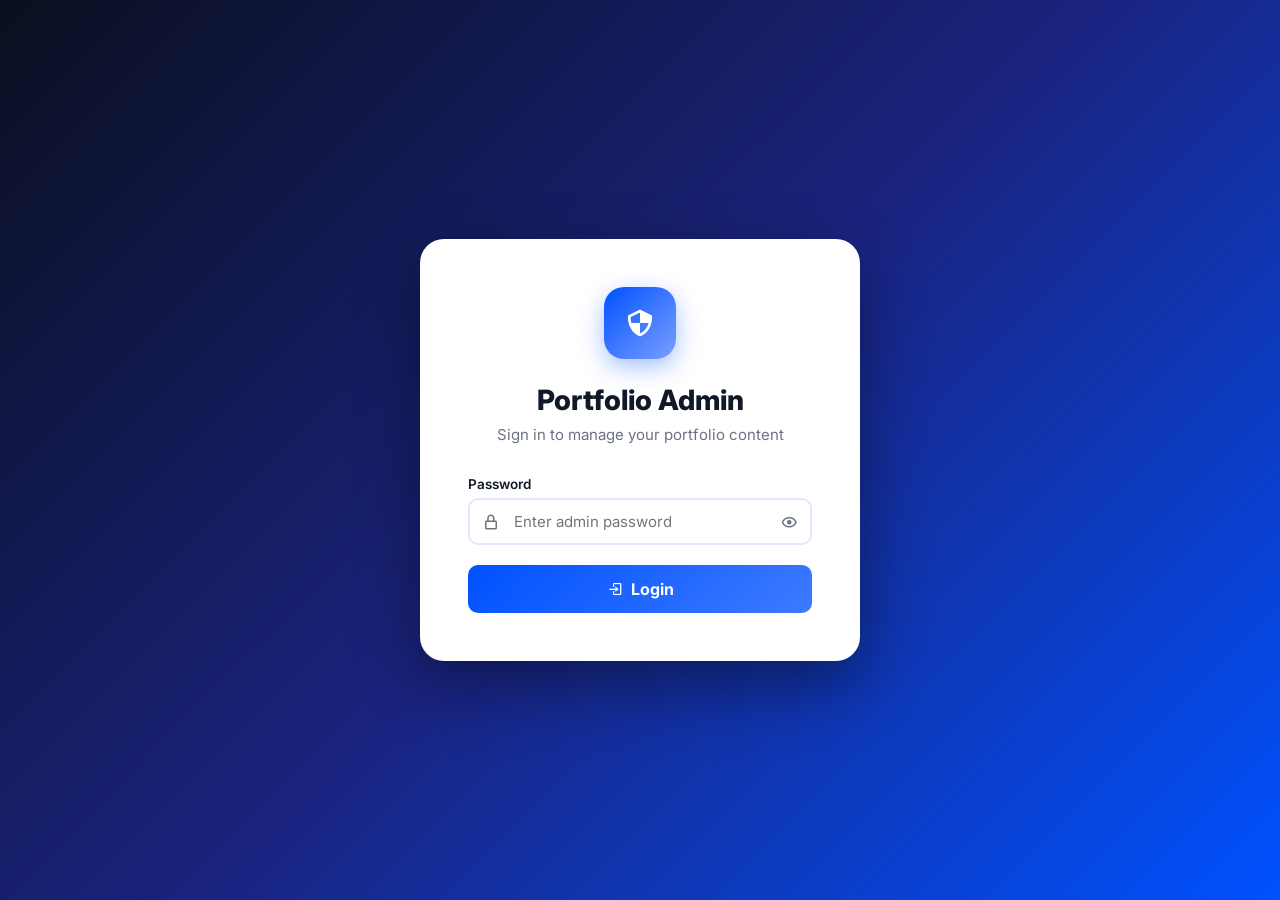
<file: admin/index.html>
<!DOCTYPE html>
<html lang="en">
<head>
    <meta charset="UTF-8">
    <meta name="viewport" content="width=device-width, initial-scale=1.0">
    <title>Admin Panel - Raj Portfolio</title>
    <meta name="robots" content="noindex, nofollow">
    <link href='https://unpkg.com/boxicons@2.1.4/css/boxicons.min.css' rel='stylesheet'>
    <link rel="preconnect" href="https://fonts.googleapis.com">
    <link href="https://fonts.googleapis.com/css2?family=Inter:wght@400;500;600;700;800&display=swap" rel="stylesheet">
    <link rel="stylesheet" href="admin.css">
</head>
<body>

<!-- ============ LOGIN SCREEN ============ -->
<div id="login-screen" class="login-screen">
    <div class="login-card">
        <div class="login-logo">
            <i class='bx bx-shield-quarter'></i>
        </div>
        <h1>Portfolio Admin</h1>
        <p>Sign in to manage your portfolio content</p>
        <form id="login-form">
            <div class="form-group">
                <label>Password</label>
                <div class="input-wrap">
                    <i class='bx bx-lock-alt'></i>
                    <input type="password" id="admin-password" placeholder="Enter admin password" autocomplete="current-password">
                    <i class='bx bx-show toggle-pw' id="toggle-pw"></i>
                </div>
            </div>
            <div id="login-error" class="error-msg hidden">❌ Wrong password. Try again.</div>
            <button type="submit" class="login-btn">
                <i class='bx bx-log-in'></i> Login
            </button>
        </form>

    </div>
</div>

<!-- ============ ADMIN DASHBOARD ============ -->
<div id="admin-panel" class="admin-panel hidden">

    <!-- Sidebar -->
    <aside class="sidebar" id="sidebar">
        <div class="sidebar-header">
            <div class="sidebar-logo">
                <i class='bx bx-shield-quarter'></i>
                <span>Portfolio Admin</span>
            </div>
            <button class="sidebar-close" id="sidebar-close"><i class='bx bx-x'></i></button>
        </div>
        <nav class="sidebar-nav">
            <a href="#" class="nav-item active" data-tab="hero">
                <i class='bx bx-home-alt'></i> <span>Hero Section</span>
            </a>
            <a href="#" class="nav-item" data-tab="about">
                <i class='bx bx-user'></i> <span>About Me</span>
            </a>
            <a href="#" class="nav-item" data-tab="skills">
                <i class='bx bx-code-alt'></i> <span>Skills</span>
            </a>
            <a href="#" class="nav-item" data-tab="projects">
                <i class='bx bx-folder-open'></i> <span>Projects</span>
            </a>
            <a href="#" class="nav-item" data-tab="experience">
                <i class='bx bx-briefcase'></i> <span>Experience</span>
            </a>
            <a href="#" class="nav-item" data-tab="education">
                <i class='bx bx-graduation'></i> <span>Education</span>
            </a>
            <a href="#" class="nav-item" data-tab="contact">
                <i class='bx bx-envelope'></i> <span>Contact & Email</span>
            </a>
          
        </nav>
        <div class="sidebar-footer">
            <a href="../index.html" target="_blank" class="view-site-btn">
                <i class='bx bx-link-external'></i> View Portfolio
            </a>
            <button class="logout-btn" id="logout-btn">
                <i class='bx bx-log-out'></i> Logout
            </button>
        </div>
    </aside>

    <!-- Main Content -->
    <main class="main-content">
        <div class="topbar">
            <button class="menu-toggle" id="menu-toggle"><i class='bx bx-menu'></i></button>
            <div class="topbar-title" id="topbar-title">Hero Section</div>
            <div class="topbar-actions">
              
                <button class="export-btn" id="export-btn" onclick="exportDataJson()" title="Download updated data.json file as backup">
                    <i class='bx bx-download'></i> Backup JSON
                </button>
                <button class="save-btn" id="save-btn" onclick="saveAllData()">
                    <i class='bx bx-save'></i> Save to GitHub
                </button>
            </div>
        </div>

        <div class="content-area">

            <!-- TOAST NOTIFICATION -->
            <div id="toast" class="toast hidden">
                <i class='bx bx-check-circle'></i> <span id="toast-msg">Saved!</span>
            </div>

            <!-- ===== HERO TAB ===== -->
            <section class="tab-content active" id="tab-hero">
                <div class="section-card">
                    <h2 class="section-title"><i class='bx bx-home-alt'></i> Hero Section</h2>
                    <div class="form-grid">
                        <div class="form-group">
                            <label>Your Name</label>
                            <input type="text" id="hero-name" placeholder="Raj Vadhavana">
                        </div>
                        <div class="form-group">
                            <label>Greeting Text</label>
                            <input type="text" id="hero-greeting" placeholder="Hello, I'm Raj">
                        </div>
                        <div class="form-group full">
                            <label>Typing Roles <small>(comma separated)</small></label>
                            <input type="text" id="hero-roles" placeholder="Frontend Developer, Web Designer, BCA Student">
                        </div>
                        <div class="form-group full">
                            <label>Tagline / Description</label>
                            <textarea id="hero-tagline" rows="3" placeholder="Short description about yourself..."></textarea>
                        </div>
                        <div class="form-group">
                            <label>LinkedIn URL</label>
                            <div class="input-wrap">
                                <i class='bx bxl-linkedin'></i>
                                <input type="url" id="hero-linkedin" placeholder="https://linkedin.com/in/...">
                            </div>
                        </div>
                        <div class="form-group">
                            <label>GitHub URL</label>
                            <div class="input-wrap">
                                <i class='bx bxl-github'></i>
                                <input type="url" id="hero-github" placeholder="https://github.com/...">
                            </div>
                        </div>
                        <div class="form-group full">
                            <label>CV File Name <small>(e.g. raj (1).pdf)</small></label>
                            <div class="input-wrap">
                                <i class='bx bx-file'></i>
                                <input type="text" id="hero-cv" placeholder="raj (1).pdf">
                            </div>
                        </div>
                    </div>
                </div>
            </section>

            <!-- ===== ABOUT TAB ===== -->
            <section class="tab-content hidden" id="tab-about">
                <div class="section-card">
                    <h2 class="section-title"><i class='bx bx-user'></i> About Me</h2>
                    <div class="form-grid">
                        <div class="form-group">
                            <label>Job Title <small>(shown under "I'm a...")</small></label>
                            <input type="text" id="about-title" placeholder="Frontend Developer & BCA Student">
                        </div>
                        <div class="form-group full">
                            <label>Short Description</label>
                            <textarea id="about-short" rows="3" placeholder="Short intro shown by default..."></textarea>
                        </div>
                        <div class="form-group full">
                            <label>Long Description <small>(shown after "Read More")</small></label>
                            <textarea id="about-long" rows="5" placeholder="Detailed description..."></textarea>
                        </div>
                    </div>
                </div>
            </section>

            <!-- ===== SKILLS TAB ===== -->
            <section class="tab-content hidden" id="tab-skills">
                <div class="section-card">
                    <h2 class="section-title"><i class='bx bx-code-alt'></i> Skills</h2>
                    <div id="skills-list" class="items-list"></div>
                    <button class="add-btn" onclick="addSkill()">
                        <i class='bx bx-plus'></i> Add New Skill
                    </button>
                </div>
            </section>

            <!-- ===== PROJECTS TAB ===== -->
            <section class="tab-content hidden" id="tab-projects">
                <div class="section-card">
                    <h2 class="section-title"><i class='bx bx-folder-open'></i> Projects</h2>
                    <div id="projects-list" class="items-list"></div>
                    <button class="add-btn" onclick="addProject()">
                        <i class='bx bx-plus'></i> Add New Project
                    </button>
                </div>
            </section>

            <!-- ===== EXPERIENCE TAB ===== -->
            <section class="tab-content hidden" id="tab-experience">
                <div class="section-card">
                    <h2 class="section-title"><i class='bx bx-briefcase'></i> Experience</h2>
                    <div id="experience-list" class="items-list"></div>
                    <button class="add-btn" onclick="addExperience()">
                        <i class='bx bx-plus'></i> Add Experience
                    </button>
                </div>
            </section>

            <!-- ===== EDUCATION TAB ===== -->
            <section class="tab-content hidden" id="tab-education">
                <div class="section-card">
                    <h2 class="section-title"><i class='bx bx-graduation'></i> Education</h2>
                    <div id="education-list" class="items-list"></div>
                    <button class="add-btn" onclick="addEducation()">
                        <i class='bx bx-plus'></i> Add Education
                    </button>
                </div>
            </section>

            <!-- ===== CONTACT & SETTINGS TAB ===== -->
            <section class="tab-content hidden" id="tab-contact">
                <div class="section-card">
                    <h2 class="section-title"><i class='bx bx-envelope'></i> Contact Settings & Email</h2>
                    <div class="form-grid">
                        <div class="form-group full">
                            <label>Receiver Email Address <small>(Portfolio contact form messages will be sent here)</small></label>
                            <div class="input-wrap">
                                <i class='bx bx-envelope'></i>
                                <input type="email" id="contact-email" placeholder="rajvadhavana64@gmail.com">
                            </div>
                            <small style="color: var(--text-muted); margin-top: 0.8rem; font-size: 1.35rem; line-height: 1.6;">
                                💡 <strong>Tip:</strong> If your inbox gets full or you want to receive inquiries on a different email ID, update the email above and click <strong>"Save to GitHub"</strong>.
                            </small>
                        </div>
                    </div>
                </div>
            </section>

          

        </div>
    </main>
</div>

<script src="admin.js"></script>
</body>
</html>
</file>
<file: admin/admin.css>
* {
    margin: 0; padding: 0;
    box-sizing: border-box;
    font-family: 'Inter', sans-serif;
}

:root {
    --primary: #0051ff;
    --primary-light: #eef2ff;
    --bg: #f0f4ff;
    --sidebar-bg: #0a0f1e;
    --sidebar-text: #c8d3f0;
    --sidebar-active: #0051ff;
    --card-bg: #ffffff;
    --border: #e0e7ff;
    --text: #111827;
    --text-muted: #6b7280;
    --danger: #ef4444;
    --success: #22c55e;
    --radius: 14px;
    --shadow: 0 4px 24px rgba(0,81,255,0.08);
}

html { font-size: 62.5%; }
body { background: var(--bg); color: var(--text); font-size: 1.5rem; }

.hidden { display: none !important; }

/* ============ LOGIN ============ */
.login-screen {
    min-height: 100vh;
    display: flex;
    align-items: center;
    justify-content: center;
    background: linear-gradient(135deg, #0a0f1e 0%, #1a237e 50%, #0051ff 100%);
}

.login-card {
    background: white;
    border-radius: 24px;
    padding: 4.8rem;
    width: 100%;
    max-width: 440px;
    box-shadow: 0 24px 64px rgba(0,0,0,0.4);
    text-align: center;
    animation: slideUp 0.5s ease;
}

@keyframes slideUp {
    from { opacity: 0; transform: translateY(30px); }
    to { opacity: 1; transform: translateY(0); }
}

.login-logo {
    width: 72px; height: 72px;
    background: linear-gradient(135deg, var(--primary), #7b9fff);
    border-radius: 20px;
    display: flex; align-items: center; justify-content: center;
    font-size: 3.2rem; color: white;
    margin: 0 auto 2.4rem;
    box-shadow: 0 8px 24px rgba(0,81,255,0.35);
}

.login-card h1 { font-size: 2.8rem; font-weight: 800; margin-bottom: 0.8rem; }
.login-card > p { color: var(--text-muted); margin-bottom: 3.2rem; font-size: 1.5rem; }

.login-card .form-group { text-align: left; margin-bottom: 2rem; }
.login-card label { display: block; font-weight: 600; margin-bottom: 0.8rem; font-size: 1.4rem; }

.input-wrap {
    position: relative;
    display: flex;
    align-items: center;
}
.input-wrap i {
    position: absolute;
    left: 1.4rem;
    font-size: 1.8rem;
    color: var(--text-muted);
    pointer-events: none;
    z-index: 1;
}
.input-wrap .toggle-pw { left: auto; right: 1.4rem; cursor: pointer; pointer-events: all; }
.input-wrap input { padding-left: 4.4rem !important; }

input[type="password"], input[type="text"], input[type="email"], 
input[type="url"], input[type="tel"], textarea, select {
    width: 100%;
    padding: 1.2rem 1.6rem;
    border: 2px solid var(--border);
    border-radius: 10px;
    font-size: 1.5rem;
    transition: 0.3s ease;
    background: white;
    color: var(--text);
}
input:focus, textarea:focus, select:focus {
    border-color: var(--primary);
    outline: none;
    box-shadow: 0 0 0 4px rgba(0,81,255,0.1);
}
textarea { resize: vertical; min-height: 80px; }

.login-btn {
    width: 100%;
    padding: 1.4rem;
    background: linear-gradient(135deg, var(--primary), #3d7aff);
    color: white;
    border: none;
    border-radius: 10px;
    font-size: 1.6rem;
    font-weight: 700;
    cursor: pointer;
    transition: 0.3s ease;
    display: flex; align-items: center; justify-content: center; gap: 0.8rem;
    margin-top: 0.8rem;
}
.login-btn:hover {
    transform: translateY(-2px);
    box-shadow: 0 8px 24px rgba(0,81,255,0.4);
}

.error-msg {
    background: #fef2f2;
    color: var(--danger);
    padding: 1rem;
    border-radius: 8px;
    font-size: 1.4rem;
    margin-bottom: 1.5rem;
    border: 1px solid #fecaca;
}

.hint { font-size: 1.3rem; color: var(--text-muted); margin-top: 2rem; }
.hint strong { color: var(--primary); }

/* ============ ADMIN PANEL LAYOUT ============ */
.admin-panel {
    display: flex;
    min-height: 100vh;
}

/* ============ SIDEBAR ============ */
.sidebar {
    width: 260px;
    background: var(--sidebar-bg);
    display: flex;
    flex-direction: column;
    position: fixed;
    top: 0; left: 0;
    height: 100vh;
    z-index: 100;
    transition: 0.3s ease;
}

.sidebar-header {
    padding: 2.4rem 2rem;
    border-bottom: 1px solid rgba(255,255,255,0.08);
    display: flex;
    align-items: center;
    justify-content: space-between;
}

.sidebar-logo {
    display: flex; align-items: center; gap: 1rem;
    color: white; font-size: 1.7rem; font-weight: 700;
}
.sidebar-logo i { font-size: 2.4rem; color: var(--primary); }

.sidebar-close {
    background: none; border: none;
    color: var(--sidebar-text); font-size: 2.4rem;
    cursor: pointer; display: none;
}

.sidebar-nav {
    flex: 1;
    padding: 2rem 0;
}
.nav-item {
    display: flex;
    align-items: center;
    gap: 1.2rem;
    padding: 1.3rem 2rem;
    color: var(--sidebar-text);
    font-size: 1.5rem;
    font-weight: 500;
    text-decoration: none;
    transition: 0.25s ease;
    border-left: 3px solid transparent;
    margin: 0.2rem 0;
}
.nav-item i { font-size: 2rem; }
.nav-item:hover {
    background: rgba(255,255,255,0.06);
    color: white;
}
.nav-item.active {
    background: rgba(0,81,255,0.18);
    color: #7ab3ff;
    border-left-color: var(--primary);
}

.sidebar-footer {
    padding: 2rem;
    border-top: 1px solid rgba(255,255,255,0.08);
    display: flex;
    flex-direction: column;
    gap: 1rem;
}
.view-site-btn, .logout-btn {
    display: flex; align-items: center; justify-content: center;
    gap: 0.8rem;
    padding: 1.1rem;
    border-radius: 10px;
    font-size: 1.45rem;
    font-weight: 600;
    cursor: pointer;
    transition: 0.3s ease;
    text-decoration: none;
}
.view-site-btn {
    background: rgba(0,81,255,0.2);
    color: #7ab3ff;
    border: 1px solid rgba(0,81,255,0.3);
}
.view-site-btn:hover { background: var(--primary); color: white; }
.logout-btn {
    background: rgba(239,68,68,0.12);
    color: #f87171;
    border: 1px solid rgba(239,68,68,0.2);
}
.logout-btn:hover { background: var(--danger); color: white; }

/* ============ MAIN CONTENT ============ */
.main-content {
    margin-left: 260px;
    flex: 1;
    display: flex;
    flex-direction: column;
    min-height: 100vh;
}

/* ============ TOPBAR ============ */
.topbar {
    background: white;
    padding: 0 2.4rem;
    height: 64px;
    display: flex;
    align-items: center;
    justify-content: space-between;
    border-bottom: 1px solid var(--border);
    position: sticky;
    top: 0;
    z-index: 50;
    box-shadow: 0 2px 12px rgba(0,0,0,0.05);
}

.menu-toggle {
    background: none; border: none;
    font-size: 2.4rem; cursor: pointer;
    color: var(--text); display: none;
}

.topbar-title { font-size: 1.8rem; font-weight: 700; }

.topbar-actions {
    display: flex;
    align-items: center;
    gap: 1rem;
}

.export-btn {
    display: flex;
    align-items: center;
    gap: 0.6rem;
    padding: 0.9rem 1.6rem;
    background: #f8fafc;
    color: #334155;
    border: 1.5px solid var(--border);
    border-radius: 10px;
    font-size: 1.35rem;
    font-weight: 600;
    cursor: pointer;
    transition: 0.3s ease;
}
.export-btn:hover {
    background: #e2e8f0;
    border-color: #cbd5e1;
    color: #0f172a;
}

.save-btn {
    display: flex; align-items: center; gap: 0.6rem;
    padding: 1rem 2rem;
    background: linear-gradient(135deg, var(--primary), #3d7aff);
    color: white;
    border: none; border-radius: 10px;
    font-size: 1.45rem; font-weight: 700;
    cursor: pointer; transition: 0.3s ease;
}
.save-btn:hover { transform: translateY(-1px); box-shadow: 0 6px 20px rgba(0,81,255,0.4); }

/* ============ CONTENT AREA ============ */
.content-area {
    padding: 3.2rem 2.8rem;
    position: relative;
}

.tab-content { display: none; }
.tab-content.active { display: block; animation: fadeIn 0.3s ease; }

@keyframes fadeIn {
    from { opacity: 0; transform: translateY(12px); }
    to { opacity: 1; transform: translateY(0); }
}

.section-card {
    background: var(--card-bg);
    border-radius: var(--radius);
    padding: 2.8rem;
    box-shadow: var(--shadow);
    border: 1px solid var(--border);
}

.section-title {
    font-size: 2rem; font-weight: 700;
    display: flex; align-items: center; gap: 0.8rem;
    margin-bottom: 2.8rem;
    color: var(--primary);
    padding-bottom: 1.4rem;
    border-bottom: 2px solid var(--primary-light);
}

.form-grid {
    display: grid;
    grid-template-columns: 1fr 1fr;
    gap: 2rem;
}
.form-group { display: flex; flex-direction: column; }
.form-group.full { grid-column: 1 / -1; }
.form-group label {
    font-size: 1.35rem; font-weight: 600;
    margin-bottom: 0.6rem; color: var(--text);
}
.form-group label small { font-weight: 400; color: var(--text-muted); margin-left: 0.4rem; }

/* ============ ITEMS LIST (Skills, Projects, etc.) ============ */
.items-list { display: flex; flex-direction: column; gap: 1.6rem; margin-bottom: 2rem; }

.item-row {
    background: var(--primary-light);
    border: 1.5px solid var(--border);
    border-radius: 12px;
    padding: 1.8rem 2rem;
    position: relative;
    animation: fadeIn 0.3s ease;
}

.item-row-header {
    display: flex;
    align-items: center;
    justify-content: space-between;
    margin-bottom: 1.4rem;
}

.item-row-title { font-size: 1.5rem; font-weight: 700; color: var(--primary); }

.delete-btn {
    background: rgba(239,68,68,0.1);
    color: var(--danger);
    border: none; border-radius: 8px;
    padding: 0.6rem 1.2rem;
    font-size: 1.3rem; font-weight: 600;
    cursor: pointer; transition: 0.3s ease;
    display: flex; align-items: center; gap: 0.4rem;
}
.delete-btn:hover { background: var(--danger); color: white; }

.item-form-grid {
    display: grid;
    grid-template-columns: 1fr 1fr;
    gap: 1.2rem;
}
.item-form-grid .form-group.full { grid-column: 1 / -1; }

.add-btn {
    display: flex; align-items: center; gap: 0.8rem;
    padding: 1.2rem 2.4rem;
    background: white;
    color: var(--primary);
    border: 2px dashed var(--primary);
    border-radius: 12px;
    font-size: 1.5rem; font-weight: 600;
    cursor: pointer; transition: 0.3s ease;
    width: 100%;
    justify-content: center;
}
.add-btn:hover { background: var(--primary-light); }

/* ============ TOAST ============ */
.toast {
    position: fixed;
    top: 80px; right: 2.4rem;
    background: #0f172a;
    color: white;
    padding: 1.4rem 2.4rem;
    border-radius: 12px;
    display: flex; align-items: center; gap: 1rem;
    font-size: 1.5rem; font-weight: 600;
    z-index: 9999;
    box-shadow: 0 8px 32px rgba(0,0,0,0.25);
    animation: slideIn 0.4s ease;
}
.toast i { font-size: 2rem; color: var(--success); }

@keyframes slideIn {
    from { opacity: 0; transform: translateX(50px); }
    to { opacity: 1; transform: translateX(0); }
}

/* ============ GITHUB SYNC STYLES ============ */
.gh-status-badge {
    display: inline-flex;
    align-items: center;
    gap: 0.6rem;
    padding: 0.7rem 1.4rem;
    border-radius: 20px;
    font-size: 1.3rem;
    font-weight: 600;
    cursor: pointer;
    transition: 0.3s ease;
}
.gh-status-badge.disconnected {
    background: #fef2f2;
    color: #dc2626;
    border: 1px solid #fecaca;
}
.gh-status-badge.disconnected:hover {
    background: #fee2e2;
}
.gh-status-badge.connected {
    background: #ecfdf5;
    color: #059669;
    border: 1px solid #a7f3d0;
}
.gh-status-badge.connected:hover {
    background: #d1fae5;
}
.gh-status-badge.syncing {
    background: #eff6ff;
    color: #2563eb;
    border: 1px solid #bfdbfe;
}

.test-gh-btn, .save-gh-btn {
    display: inline-flex;
    align-items: center;
    gap: 0.6rem;
    padding: 1.1rem 2rem;
    border-radius: 10px;
    font-size: 1.4rem;
    font-weight: 600;
    cursor: pointer;
    transition: 0.3s ease;
    border: none;
}
.test-gh-btn {
    background: #f1f5f9;
    color: #334155;
    border: 1.5px solid #cbd5e1;
}
.test-gh-btn:hover {
    background: #e2e8f0;
    color: #0f172a;
}
.save-gh-btn {
    background: linear-gradient(135deg, var(--primary), #3d7aff);
    color: white;
}
.save-gh-btn:hover {
    transform: translateY(-1px);
    box-shadow: 0 4px 16px rgba(0,81,255,0.35);
}
.generate-token-link {
    display: inline-flex;
    align-items: center;
    gap: 0.6rem;
    padding: 1.1rem 2rem;
    background: white;
    color: #10b981;
    border: 1.5px solid #10b981;
    border-radius: 10px;
    font-size: 1.4rem;
    font-weight: 600;
    text-decoration: none;
    transition: 0.3s ease;
}
.generate-token-link:hover {
    background: #ecfdf5;
}

.gh-result-box {
    margin-top: 2rem;
    padding: 1.6rem 2rem;
    border-radius: 10px;
    font-size: 1.4rem;
    line-height: 1.6;
    animation: fadeIn 0.3s ease;
}
.gh-result-box.success {
    background: #ecfdf5;
    color: #065f46;
    border: 1.5px solid #6ee7b7;
}
.gh-result-box.error {
    background: #fef2f2;
    color: #991b1b;
    border: 1.5px solid #fca5a5;
}

/* ============ RESPONSIVE ============ */
@media (max-width: 768px) {
    .sidebar {
        left: -260px;
    }
    .sidebar.open {
        left: 0;
        box-shadow: 8px 0 32px rgba(0,0,0,0.4);
    }
    .sidebar-close { display: block; }
    .menu-toggle { display: block; }
    .main-content { margin-left: 0; }
    .topbar { padding: 0 1.6rem; }
    .topbar-title { font-size: 1.6rem; }
    .gh-status-badge span { display: none; }
    .form-grid, .item-form-grid { grid-template-columns: 1fr; }
    .form-group.full { grid-column: 1; }
    .content-area { padding: 2rem 1.6rem; }
    .login-card { padding: 3.2rem 2.4rem; margin: 2rem; }
}
</file>
